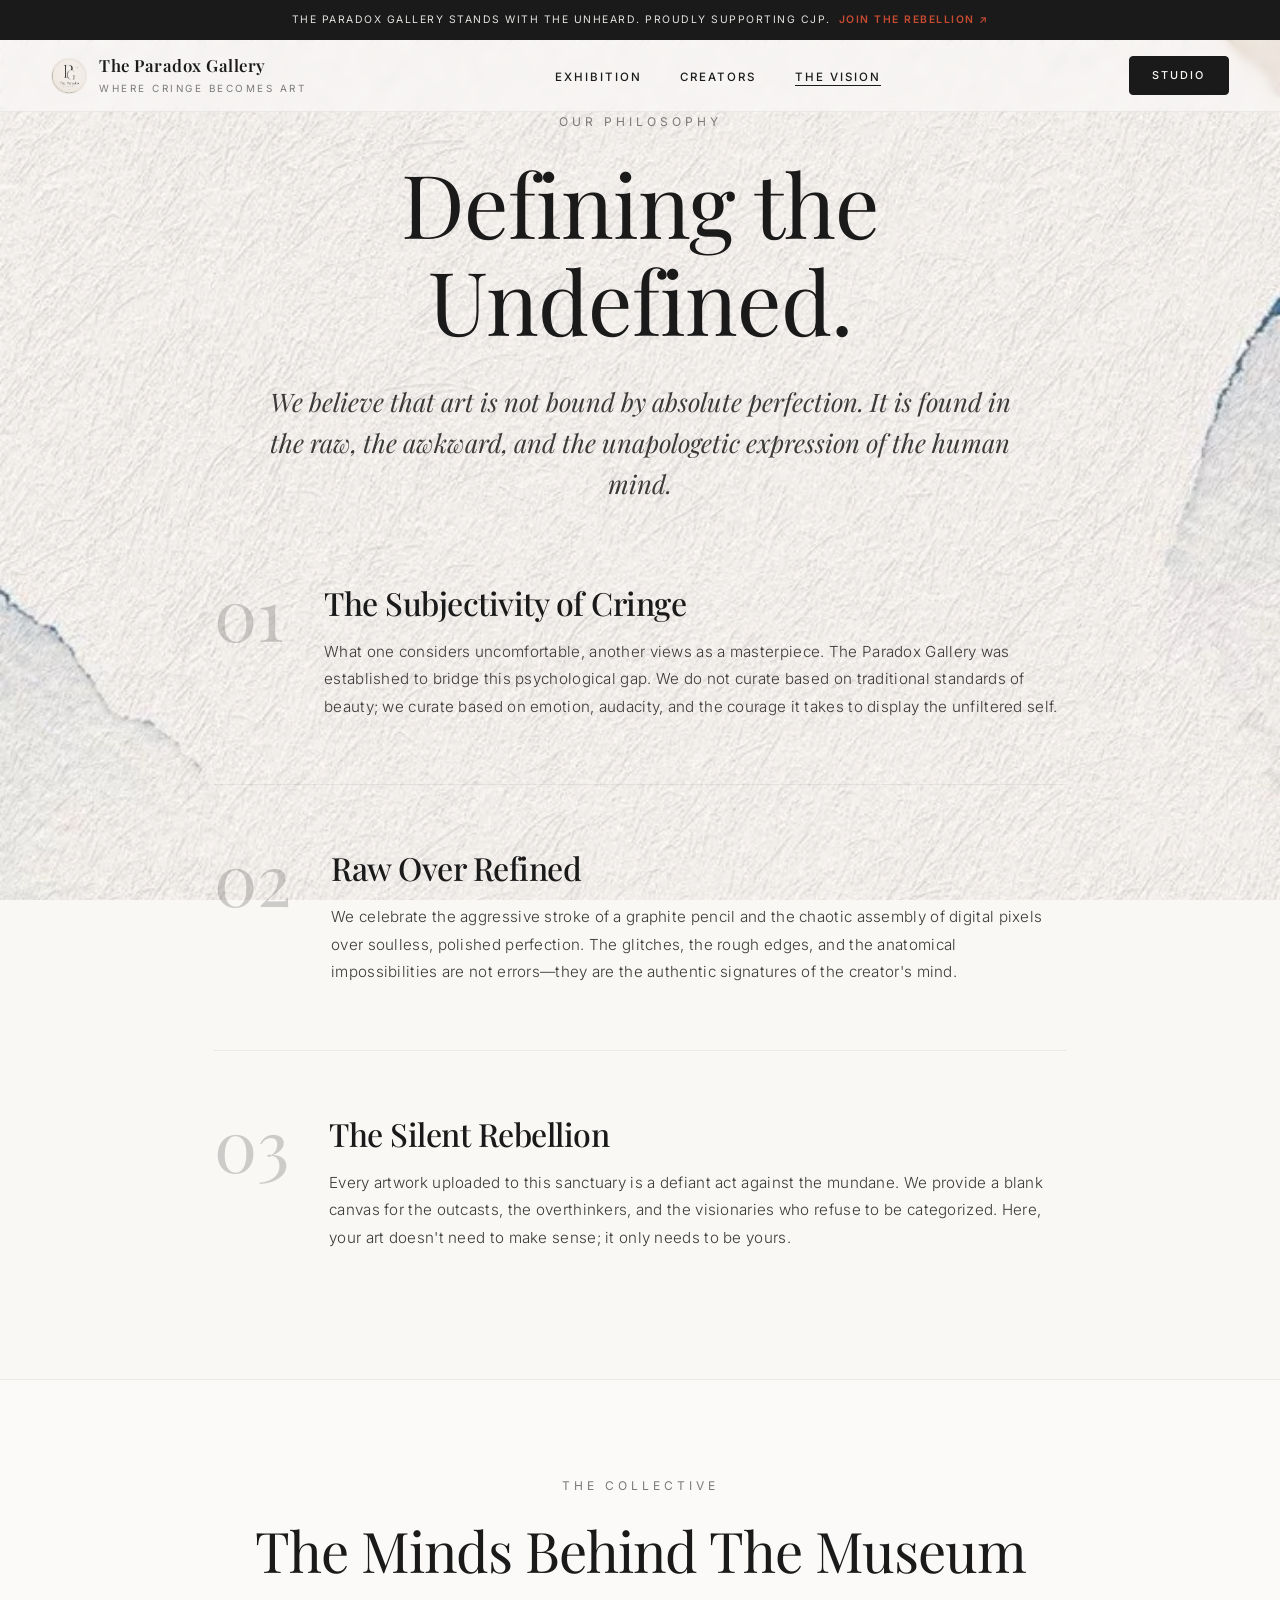
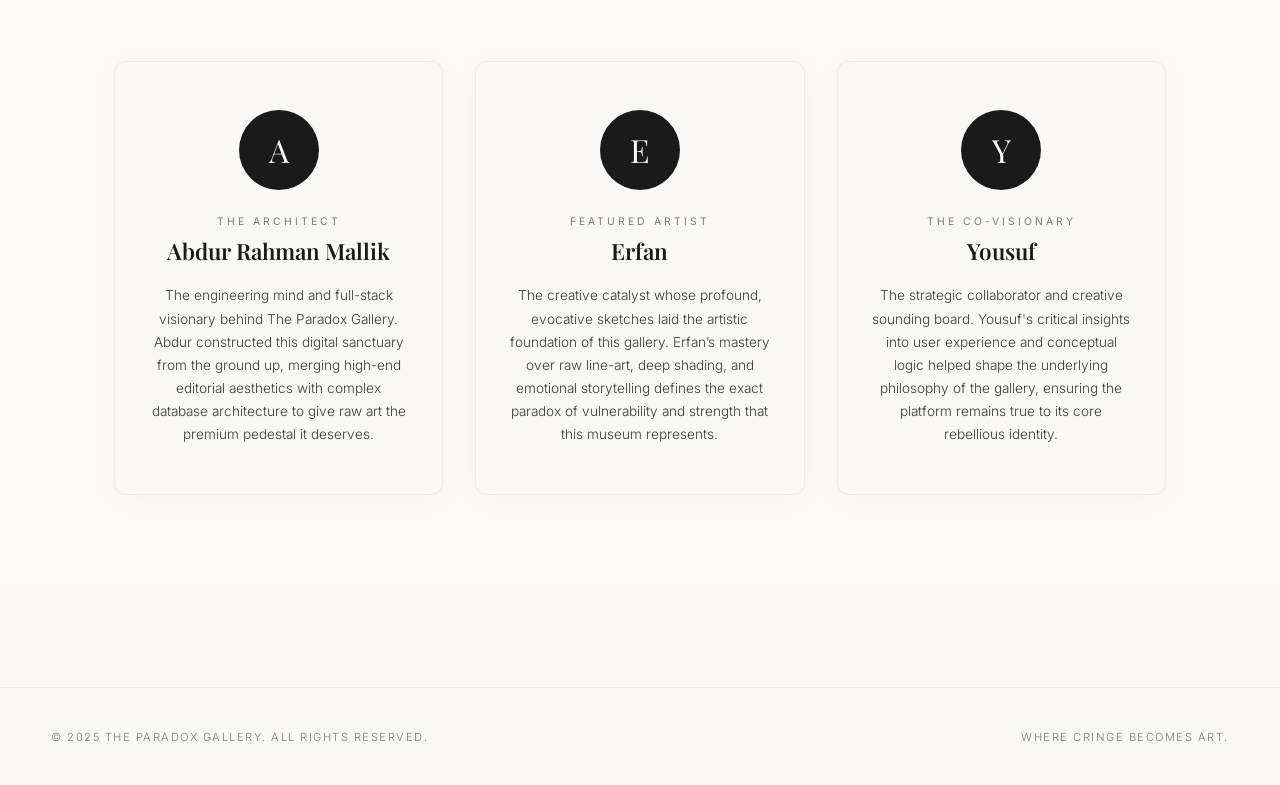
<file: about.html>
<!DOCTYPE html>
<html lang="en">
<head>
    <meta charset="UTF-8" />
    <meta name="viewport" content="width=device-width, initial-scale=1.0, maximum-scale=1.0, user-scalable=no" />
    <meta name="description" content="The Vision and The Collective behind The Paradox Gallery." />
    <title>The Vision — The Paradox Gallery</title>
    
    <link rel="icon" type="image/png" href="assets/favicon.png" />
    
    <link rel="stylesheet" href="css/global.css" />
  <!-- Manifest Link -->
  <link rel="manifest" href="manifest.json" />

    <style>
        /* ----------------------------------------------------------
           EDITORIAL TYPOGRAPHY & ANIMATIONS
           ---------------------------------------------------------- */
        .about-page-wrapper {
            padding-top: calc(var(--nav-height) + 4rem);
            padding-bottom: 6rem;
            overflow: hidden;
        }

        .editorial-header {
            text-align: center;
            max-width: 800px;
            margin: 0 auto 5rem;
            padding: 0 1.5rem;
        }

        .editorial-eyebrow {
            font-family: var(--font-sans);
            font-size: 0.75rem;
            letter-spacing: 4px;
            text-transform: uppercase;
            color: var(--ink-muted);
            margin-bottom: 1.5rem;
            display: block;
        }

        .editorial-title {
            font-family: var(--font-serif);
            font-size: clamp(3rem, 8vw, 5.5rem);
            font-weight: 400;
            line-height: 1.1;
            color: var(--ink);
            letter-spacing: -1px;
            margin-bottom: 2rem;
        }

        .editorial-lead {
            font-family: var(--font-serif);
            font-size: clamp(1.2rem, 3vw, 1.6rem);
            font-style: italic;
            color: var(--ink-light);
            line-height: 1.6;
        }

        /* ----------------------------------------------------------
           THE MANIFESTO SECTION
           ---------------------------------------------------------- */
        .manifesto-container {
            max-width: 900px;
            margin: 0 auto 8rem;
            padding: 0 1.5rem;
        }

        .manifesto-point {
            display: flex;
            align-items: flex-start;
            gap: 2.5rem;
            margin-bottom: 4rem;
            padding-bottom: 4rem;
            border-bottom: 1px solid rgba(0,0,0,0.06);
            opacity: 0;
            transform: translateY(30px);
            transition: opacity 0.8s var(--ease-luxury), transform 0.8s var(--ease-luxury);
        }

        .manifesto-point.visible {
            opacity: 1;
            transform: translateY(0);
        }

        .manifesto-point:last-child {
            border-bottom: none;
            margin-bottom: 0;
            padding-bottom: 0;
        }

        .manifesto-number {
            font-family: var(--font-serif);
            font-size: clamp(3rem, 6vw, 4.5rem);
            font-weight: 400;
            color: var(--ink);
            line-height: 0.8;
            opacity: 0.2;
        }

        .manifesto-content h3 {
            font-family: var(--font-serif);
            font-size: clamp(1.4rem, 3vw, 2rem);
            font-weight: 500;
            margin-bottom: 1rem;
            letter-spacing: -0.5px;
        }

        .manifesto-content p {
            font-family: var(--font-sans);
            font-size: 0.95rem;
            color: var(--ink-light);
            line-height: 1.8;
            letter-spacing: 0.3px;
        }

        /* ----------------------------------------------------------
           THE COLLECTIVE (TEAM) SECTION
           ---------------------------------------------------------- */
        .collective-section {
            background: rgba(255, 255, 255, 0.3);
            border-top: 1px solid rgba(0,0,0,0.06);
            padding: 6rem 0;
        }

        .collective-header {
            text-align: center;
            margin-bottom: 5rem;
        }

        .collective-grid {
            display: grid;
            grid-template-columns: repeat(auto-fit, minmax(300px, 1fr));
            gap: 2rem;
            max-width: 1100px;
            margin: 0 auto;
            padding: 0 1.5rem;
        }

        .profile-card {
            background: var(--canvas);
            border: 1px solid rgba(0,0,0,0.05);
            padding: 3rem 2rem;
            text-align: center;
            border-radius: var(--radius-lg);
            box-shadow: 0 4px 30px rgba(0,0,0,0.03);
            transition: transform 0.4s var(--ease-luxury), box-shadow 0.4s var(--ease-luxury);
            opacity: 0;
            transform: translateY(40px);
            transition: opacity 0.8s var(--ease-luxury), transform 0.8s var(--ease-luxury);
        }

        .profile-card.visible {
            opacity: 1;
            transform: translateY(0);
        }

        .profile-card:hover {
            transform: translateY(-8px);
            box-shadow: var(--shadow-lift);
        }

        .profile-avatar {
            width: 80px;
            height: 80px;
            border-radius: 50%;
            background: #1A1A1A;
            color: #F9F8F5;
            display: flex;
            align-items: center;
            justify-content: center;
            font-family: var(--font-serif);
            font-size: 2rem;
            margin: 0 auto 1.5rem;
        }

        .profile-role {
            font-family: var(--font-sans);
            font-size: 0.65rem;
            letter-spacing: 3px;
            text-transform: uppercase;
            color: var(--ink-muted);
            margin-bottom: 0.5rem;
            display: block;
        }

        .profile-name {
            font-family: var(--font-serif);
            font-size: 1.4rem;
            font-weight: 600;
            margin-bottom: 1.2rem;
            color: var(--ink);
        }

        .profile-bio {
            font-family: var(--font-sans);
            font-size: 0.85rem;
            line-height: 1.7;
            color: var(--ink-light);
        }

        /* Responsive Adjustments */
        @media (max-width: 768px) {
            .manifesto-point {
                flex-direction: column;
                gap: 1.5rem;
            }
            .manifesto-number {
                font-size: 3rem;
            }
        }
    </style>
</head>
<body>

  <div class="cjp-alert-bar">
      <span class="cjp-alert-text">
          <span class="cjp-alert-text-long">The Paradox Gallery stands with the unheard. </span>
          Proudly supporting CJP.
      </span>
      <a href="https://cockroachjantaparty.org/" target="_blank" rel="noopener noreferrer" class="cjp-alert-link">
          JOIN THE REBELLION ↗
      </a>
  </div>



    <nav id="navbar" class="anim-nav-init">
      <div class="nav-brand">
        <img src="assets/logo.png" alt="The Paradox Gallery" class="logo" onerror="this.style.display='none'" />
        <div>
          <span class="nav-brand-text">The Paradox Gallery</span>
          <span class="nav-brand-tagline">Where Cringe Becomes Art</span>
        </div>
      </div>
  
      <ul class="nav-links">
        <li><a href="index.html">Exhibition</a></li>
        <li><a href="creators.html">Creators</a></li>
        <li><a href="about.html" class="active">The Vision</a></li>
      </ul>
  
      <a href="dashboard.html" class="nav-cta desktop-only" id="nav-cta">Studio</a>
      <button class="nav-menu-btn" id="menu-btn" aria-label="Open menu">
        <img src="assets/icon-menu.png" alt="Menu" onerror="this.parentElement.innerHTML='☰'" />
      </button>
    </nav>
  
    <div id="mobile-drawer">
      <div class="drawer-header">
        <span class="nav-brand-text" style="font-family: var(--font-serif);">The Paradox Gallery</span>
        <button class="drawer-close-btn" id="drawer-close" aria-label="Close menu">
          <img src="assets/icon-close.png" alt="Close" onerror="this.parentElement.textContent='×'" />
        </button>
      </div>
      <nav class="drawer-nav">
        <a href="index.html">Exhibition</a>
        <a href="creators.html">Creators</a>
        <a href="about.html">The Vision</a>
        <a href="dashboard.html">Studio</a>
      </nav>
    </div>
    <div id="drawer-overlay"></div>

    <main class="about-page-wrapper">
        
        <header class="editorial-header anim-init">
            <span class="editorial-eyebrow">Our Philosophy</span>
            <h1 class="editorial-title">Defining the Undefined.</h1>
            <p class="editorial-lead">
                We believe that art is not bound by absolute perfection. It is found in the raw, the awkward, and the unapologetic expression of the human mind.
            </p>
        </header>

        <section class="manifesto-container">
            
            <div class="manifesto-point scroll-reveal">
                <span class="manifesto-number">01</span>
                <div class="manifesto-content">
                    <h3>The Subjectivity of Cringe</h3>
                    <p>What one considers uncomfortable, another views as a masterpiece. The Paradox Gallery was established to bridge this psychological gap. We do not curate based on traditional standards of beauty; we curate based on emotion, audacity, and the courage it takes to display the unfiltered self.</p>
                </div>
            </div>

            <div class="manifesto-point scroll-reveal">
                <span class="manifesto-number">02</span>
                <div class="manifesto-content">
                    <h3>Raw Over Refined</h3>
                    <p>We celebrate the aggressive stroke of a graphite pencil and the chaotic assembly of digital pixels over soulless, polished perfection. The glitches, the rough edges, and the anatomical impossibilities are not errors—they are the authentic signatures of the creator's mind.</p>
                </div>
            </div>

            <div class="manifesto-point scroll-reveal">
                <span class="manifesto-number">03</span>
                <div class="manifesto-content">
                    <h3>The Silent Rebellion</h3>
                    <p>Every artwork uploaded to this sanctuary is a defiant act against the mundane. We provide a blank canvas for the outcasts, the overthinkers, and the visionaries who refuse to be categorized. Here, your art doesn't need to make sense; it only needs to be yours.</p>
                </div>
            </div>

        </section>

        <section class="collective-section">
            <div class="collective-header scroll-reveal">
                <span class="editorial-eyebrow">The Collective</span>
                <h2 class="editorial-title" style="font-size: clamp(2rem, 5vw, 3.5rem); margin-bottom: 0;">The Minds Behind The Museum</h2>
            </div>

            <div class="collective-grid">
                
                <article class="profile-card scroll-reveal" style="transition-delay: 0.1s;">
                    <div class="profile-avatar">A</div>
                    <span class="profile-role">The Architect</span>
                    <h3 class="profile-name">Abdur Rahman Mallik</h3>
                    <p class="profile-bio">
                        The engineering mind and full-stack visionary behind The Paradox Gallery. Abdur constructed this digital sanctuary from the ground up, merging high-end editorial aesthetics with complex database architecture to give raw art the premium pedestal it deserves.
                    </p>
                </article>

                <article class="profile-card scroll-reveal" style="transition-delay: 0.2s;">
                    <div class="profile-avatar">E</div>
                    <span class="profile-role">Featured Artist</span>
                    <h3 class="profile-name">Erfan</h3>
                    <p class="profile-bio">
                        The creative catalyst whose profound, evocative sketches laid the artistic foundation of this gallery. Erfan’s mastery over raw line-art, deep shading, and emotional storytelling defines the exact paradox of vulnerability and strength that this museum represents.
                    </p>
                </article>

                <article class="profile-card scroll-reveal" style="transition-delay: 0.3s;">
                    <div class="profile-avatar">Y</div>
                    <span class="profile-role">The Co-Visionary</span>
                    <h3 class="profile-name">Yousuf</h3>
                    <p class="profile-bio">
                        The strategic collaborator and creative sounding board. Yousuf's critical insights into user experience and conceptual logic helped shape the underlying philosophy of the gallery, ensuring the platform remains true to its core rebellious identity.
                    </p>
                </article>

            </div>
        </section>

    </main>

    <footer class="site-footer">
      <p>© 2025 The Paradox Gallery. All rights reserved.</p>
      <p>Where Cringe Becomes Art.</p>
    </footer>

    <script>
        document.addEventListener('DOMContentLoaded', () => {
            // 1. Initial Entrance Animation
            setTimeout(() => {
                const header = document.querySelector('.editorial-header');
                const nav = document.getElementById('navbar');
                if (header) header.classList.add('anim-ready');
                if (nav) nav.classList.add('anim-nav-ready');
            }, 100);

            // 2. Scroll Reveal Animation for Manifesto and Cards
            const observerOptions = {
                root: null,
                rootMargin: '0px',
                threshold: 0.15 // Trigger when 15% of the element is visible
            };

            const observer = new IntersectionObserver((entries, observer) => {
                entries.forEach(entry => {
                    if (entry.isIntersecting) {
                        entry.target.classList.add('visible');
                        observer.unobserve(entry.target); // Animate only once
                    }
                });
            }, observerOptions);

            const revealElements = document.querySelectorAll('.scroll-reveal');
            revealElements.forEach(el => observer.observe(el));

            // 3. Mobile Navigation Menu Toggle Logic
            const menuBtn = document.getElementById('menu-btn');
            const closeBtn = document.getElementById('drawer-close');
            const drawer = document.getElementById('mobile-drawer');
            const overlay = document.getElementById('drawer-overlay');

            function openMenu() {
                drawer.classList.add('open');
                overlay.classList.add('visible');
                document.body.style.overflow = 'hidden'; // Stop background scrolling
            }

            function closeMenu() {
                drawer.classList.remove('open');
                overlay.classList.remove('visible');
                document.body.style.overflow = '';
            }

            if(menuBtn) menuBtn.addEventListener('click', openMenu);
            if(closeBtn) closeBtn.addEventListener('click', closeMenu);
            if(overlay) overlay.addEventListener('click', closeMenu);
        });
    </script>
</body>
</html>
</file>
<file: css/global.css>
/* ==========================================================
   GLOBAL.CSS — The Paradox Gallery Design System
   ========================================================== */

@import url('https://fonts.googleapis.com/css2?family=Playfair+Display:ital,wght@0,400;0,500;0,600;0,700;1,400;1,500&family=Inter:wght@300;400;500;600&display=swap');

/* ----------------------------------------------------------
   CSS CUSTOM PROPERTIES — Design Tokens
   ---------------------------------------------------------- */
:root {
  --canvas: #F9F8F5;
  --ink: #1A1A1A;
  --ink-light: #3a3a3a;
  --ink-muted: #7a7a7a;
  --glass-bg: rgba(255, 255, 255, 0.45);
  --glass-border: 1px solid rgba(0, 0, 0, 0.05);
  --glass-blur: blur(5px);
  --accent: #1A1A1A;
  --accent-hover: #333333;
  --error: #c0392b;
  --success: #27ae60;

  --font-serif: 'Playfair Display', Georgia, serif;
  --font-sans: 'Inter', -apple-system, sans-serif;

  --ease-luxury: cubic-bezier(0.25, 1, 0.5, 1);
  --ease-spring: cubic-bezier(0.34, 1.56, 0.64, 1);

  --nav-height: 72px;
  --radius: 4px;
  --radius-lg: 12px;

  --shadow-soft: 0 2px 20px rgba(0,0,0,0.06);
  --shadow-card: 0 4px 32px rgba(0,0,0,0.08);
  --shadow-lift: 0 12px 48px rgba(0,0,0,0.14);
}

/* ----------------------------------------------------------
   CSS RESET & BASE
   ---------------------------------------------------------- */
*, *::before, *::after {
  box-sizing: border-box;
  margin: 0;
  padding: 0;
}

html {
  font-size: 16px;
  scroll-behavior: smooth;
  -webkit-font-smoothing: antialiased;
  -moz-osx-font-smoothing: grayscale;
}

body {
  background-color: var(--canvas);
  color: var(--ink);
  font-family: var(--font-sans);
  font-weight: 400;
  line-height: 1.6;
  min-height: 100vh;
  overflow-x: hidden;
}

/* ----------------------------------------------------------
   GLOBAL TEXTURE LAYER
   ---------------------------------------------------------- */
body::before {
  content: '';
  position: fixed;
  top: 0;
  left: 0;
  width: 100vw;
  height: 100vh;
  background-image: url('../assets/bg-texture.png');
  background-size: cover;
  background-position: center;
  opacity: 3.5;
  z-index: -1;
  pointer-events: none;
}

/* ----------------------------------------------------------
   TYPOGRAPHY SYSTEM
   ---------------------------------------------------------- */
h1, h2, h3, h4, h5, h6 {
  font-family: var(--font-serif);
  font-weight: 500;
  line-height: 1.2;
  color: var(--ink);
}

h1 { font-size: clamp(2.4rem, 6vw, 5rem); }
h2 { font-size: clamp(1.8rem, 4vw, 3.2rem); }
h3 { font-size: clamp(1.3rem, 3vw, 2rem); }
h4 { font-size: 1.2rem; }

p {
  font-family: var(--font-sans);
  font-weight: 300;
  color: var(--ink-light);
  line-height: 1.8;
}

a {
  color: var(--ink);
  text-decoration: none;
  transition: opacity 0.2s var(--ease-luxury);
}

a:hover { opacity: 0.6; }

label {
  font-family: var(--font-sans);
  font-weight: 500;
  font-size: 0.72rem;
  letter-spacing: 2px;
  text-transform: uppercase;
  color: var(--ink-muted);
}

/* ----------------------------------------------------------
   ENTRANCE ANIMATION CLASSES
   ---------------------------------------------------------- */
.anim-init {
  opacity: 0;
  transform: translateY(40px);
}

.anim-nav-init {
  opacity: 0;
  transform: translateY(-100%);
}

.anim-ready {
  opacity: 1 !important;
  transform: translateY(0) !important;
  transition: opacity 0.6s var(--ease-luxury), transform 0.7s var(--ease-luxury);
}

.anim-nav-ready {
  opacity: 1 !important;
  transform: translateY(0) !important;
  transition: opacity 0.5s var(--ease-luxury), transform 0.6s var(--ease-luxury);
}

/* ----------------------------------------------------------
   GLOBAL NAVIGATION BAR
   ---------------------------------------------------------- */
#navbar {
  position: fixed;
  top: 0;
  left: 0;
  right: 0;
  z-index: 1000;
  height: var(--nav-height);
  background: var(--glass-bg);
  backdrop-filter: var(--glass-blur);
  -webkit-backdrop-filter: var(--glass-blur);
  border-bottom: var(--glass-border);
  display: flex;
  align-items: center;
  justify-content: space-between;
  padding: 0 clamp(1.2rem, 5vw, 3.2rem);
}

.nav-brand {
  display: flex;
  align-items: center;
  gap: 0.75rem;
}

.nav-brand img.logo {
  height: 36px;
  width: auto;
  display: block;
}

.nav-brand-text {
  font-family: var(--font-serif);
  font-size: 1.05rem;
  font-weight: 600;
  letter-spacing: 0.5px;
  color: var(--ink);
  line-height: 1;
}

.nav-brand-tagline {
  font-family: var(--font-sans);
  font-size: 0.62rem;
  letter-spacing: 2.5px;
  color: var(--ink-muted);
  text-transform: uppercase;
  display: block;
  margin-top: 2px;
}

/* Desktop Nav Links */
.nav-links {
  display: flex;
  align-items: center;
  gap: 2.4rem;
  list-style: none;
}

.nav-links a {
  font-family: var(--font-sans);
  font-size: 0.72rem;
  font-weight: 500;
  letter-spacing: 2px;
  text-transform: uppercase;
  color: var(--ink);
  position: relative;
  padding-bottom: 2px;
}

.nav-links a::after {
  content: '';
  position: absolute;
  bottom: 0;
  left: 0;
  width: 0;
  height: 1px;
  background: var(--ink);
  transition: width 0.3s var(--ease-luxury);
}

.nav-links a:hover::after,
.nav-links a.active::after {
  width: 100%;
}

.nav-links a:hover { opacity: 1; }

/* Nav CTA */
.nav-cta {
  font-family: var(--font-sans);
  font-size: 0.68rem;
  font-weight: 500;
  letter-spacing: 2px;
  text-transform: uppercase;
  color: var(--canvas);
  background: var(--ink);
  padding: 0.6rem 1.4rem;
  border: 1px solid var(--ink);
  border-radius: var(--radius);
  transition: background 0.25s var(--ease-luxury), color 0.25s var(--ease-luxury);
  white-space: nowrap;
}

.nav-cta:hover {
  background: transparent;
  color: var(--ink);
  opacity: 1;
}

/* Hamburger Icon */
.nav-menu-btn {
  display: none;
  background: none;
  border: none;
  cursor: pointer;
  padding: 4px;
  width: 40px;
  height: 40px;
  align-items: center;
  justify-content: center;
}

.nav-menu-btn img {
  width: 24px;
  height: 24px;
  filter: brightness(0) drop-shadow(0px 0px 0.8px rgba(0,0,0,0.8));
  transition: opacity 0.2s ease;
}

.nav-menu-btn:hover img { opacity: 0.5; }

/* ----------------------------------------------------------
   MOBILE DRAWER
   ---------------------------------------------------------- */
#mobile-drawer {
  position: fixed;
  top: 0;
  right: 0;
  bottom: 0;
  width: min(85vw, 320px);
  background: var(--canvas);
  border-left: var(--glass-border);
  z-index: 2000;
  padding: 2rem 2.4rem;
  display: flex;
  flex-direction: column;
  gap: 0;
  transform: translateX(100%);
  transition: transform 0.45s var(--ease-luxury);
  box-shadow: -8px 0 40px rgba(0,0,0,0.08);
}

#mobile-drawer.open {
  transform: translateX(0);
}

.drawer-header {
  display: flex;
  align-items: center;
  justify-content: space-between;
  margin-bottom: 3rem;
}

.drawer-close-btn {
  background: none;
  border: none;
  cursor: pointer;
  padding: 4px;
  width: 36px;
  height: 36px;
  display: flex;
  align-items: center;
  justify-content: center;
}

.drawer-close-btn img {
  width: 20px;
  height: 20px;
  filter: brightness(0) drop-shadow(0px 0px 0.8px rgba(0,0,0,0.8));
  transition: opacity 0.2s ease;
}

.drawer-close-btn:hover img { opacity: 0.5; }

.drawer-nav {
  display: flex;
  flex-direction: column;
  gap: 0;
  flex: 1;
}

.drawer-nav a {
  font-family: var(--font-serif);
  font-size: 1.6rem;
  font-weight: 400;
  color: var(--ink);
  padding: 0.9rem 0;
  border-bottom: 1px solid rgba(0,0,0,0.06);
  transition: opacity 0.2s ease, transform 0.2s ease;
  display: block;
}

.drawer-nav a:hover {
  opacity: 0.5;
  transform: translateX(4px);
}

.drawer-footer {
  margin-top: 2rem;
}

.drawer-footer .nav-cta {
  display: inline-block;
  width: 100%;
  text-align: center;
  padding: 0.9rem;
}

/* Drawer Overlay */
#drawer-overlay {
  position: fixed;
  inset: 0;
  background: rgba(0,0,0,0.35);
  z-index: 1999;
  opacity: 0;
  pointer-events: none;
  transition: opacity 0.4s var(--ease-luxury);
}

#drawer-overlay.visible {
  opacity: 1;
  pointer-events: all;
}

/* ----------------------------------------------------------
   PAGE LAYOUT WRAPPER
   ---------------------------------------------------------- */
.page-wrapper {
  padding-top: var(--nav-height);
  min-height: 100vh;
}

.container {
  width: 100%;
  max-width: 1280px;
  margin: 0 auto;
  padding: 0 clamp(1.2rem, 5vw, 3.2rem);
}

/* ----------------------------------------------------------
   UTILITY CLASSES
   ---------------------------------------------------------- */
.serif { font-family: var(--font-serif); }
.sans { font-family: var(--font-sans); }

.text-muted {
  color: var(--ink-muted);
  font-size: 0.75rem;
  letter-spacing: 1.5px;
  text-transform: uppercase;
}

.divider {
  width: 48px;
  height: 1px;
  background: var(--ink);
  margin: 1.5rem 0;
}

/* Buttons */
.btn-primary {
  display: inline-flex;
  align-items: center;
  justify-content: center;
  gap: 0.5rem;
  font-family: var(--font-sans);
  font-size: 0.72rem;
  font-weight: 500;
  letter-spacing: 2px;
  text-transform: uppercase;
  color: var(--canvas);
  background: var(--ink);
  border: 1px solid var(--ink);
  padding: 0.85rem 2rem;
  border-radius: var(--radius);
  cursor: pointer;
  transition: all 0.25s var(--ease-luxury);
  text-decoration: none;
}

.btn-primary:hover {
  background: transparent;
  color: var(--ink);
  opacity: 1;
}

.btn-secondary {
  display: inline-flex;
  align-items: center;
  justify-content: center;
  gap: 0.5rem;
  font-family: var(--font-sans);
  font-size: 0.72rem;
  font-weight: 500;
  letter-spacing: 2px;
  text-transform: uppercase;
  color: var(--ink);
  background: transparent;
  border: 1px solid var(--ink);
  padding: 0.85rem 2rem;
  border-radius: var(--radius);
  cursor: pointer;
  transition: all 0.25s var(--ease-luxury);
  text-decoration: none;
}

.btn-secondary:hover {
  background: var(--ink);
  color: var(--canvas);
  opacity: 1;
}

/* ----------------------------------------------------------
   GLOBAL FOOTER
   ---------------------------------------------------------- */
.site-footer {
  border-top: 1px solid rgba(0,0,0,0.08);
  padding: 2.4rem clamp(1.2rem, 5vw, 3.2rem);
  display: flex;
  align-items: center;
  justify-content: space-between;
  flex-wrap: wrap;
  gap: 1rem;
}

.site-footer p {
  font-size: 0.7rem;
  letter-spacing: 1.5px;
  text-transform: uppercase;
  color: var(--ink-muted);
}

/* ----------------------------------------------------------
   TOAST NOTIFICATIONS
   ---------------------------------------------------------- */
#toast-container {
  position: fixed;
  bottom: 2rem;
  right: 2rem;
  z-index: 9999;
  display: flex;
  flex-direction: column;
  gap: 0.75rem;
  pointer-events: none;
}

.toast {
  background: var(--ink);
  color: var(--canvas);
  font-family: var(--font-sans);
  font-size: 0.72rem;
  font-weight: 400;
  letter-spacing: 1px;
  padding: 0.85rem 1.4rem;
  border-radius: var(--radius);
  opacity: 0;
  transform: translateY(12px);
  animation: toastIn 0.35s var(--ease-luxury) forwards, toastOut 0.35s var(--ease-luxury) 2.7s forwards;
  pointer-events: none;
  max-width: 300px;
}

.toast.toast-error {
  background: var(--error);
}

.toast.toast-success {
  background: var(--success);
}

@keyframes toastIn {
  to { opacity: 1; transform: translateY(0); }
}

@keyframes toastOut {
  to { opacity: 0; transform: translateY(12px); }
}

/* ----------------------------------------------------------
   LOADING SPINNER
   ---------------------------------------------------------- */
.spinner {
  display: inline-block;
  width: 18px;
  height: 18px;
  border: 2px solid rgba(255,255,255,0.3);
  border-top-color: currentColor;
  border-radius: 50%;
  animation: spin 0.7s linear infinite;
}

.spinner.dark {
  border: 2px solid rgba(0,0,0,0.1);
  border-top-color: var(--ink);
}

@keyframes spin {
  to { transform: rotate(360deg); }
}

/* ----------------------------------------------------------
   RESPONSIVE: MOBILE BREAKPOINT
   ---------------------------------------------------------- */
@media (max-width: 768px) {
  .nav-links { display: none; }
  .nav-cta.desktop-only { display: none; }
  .nav-menu-btn { display: flex; }
}

@media (min-width: 769px) {
  #mobile-drawer { display: none !important; }
  #drawer-overlay { display: none !important; }
}
/* ==========================================================
   CJP SOLIDARITY ALERT BAR (Top Banner)
   ========================================================== */
.cjp-alert-bar {
    position: fixed;
    top: 0;
    left: 0;
    width: 100%;
    height: 40px;
    background-color: var(--ink); /* Dark black/brown */
    color: var(--canvas); /* Cream color for text */
    display: flex;
    align-items: center;
    justify-content: center;
    font-family: var(--font-sans);
    font-size: 0.65rem;
    letter-spacing: 1.5px;
    text-transform: uppercase;
    z-index: 2000;
    padding: 0 1rem;
}

.cjp-alert-text {
    opacity: 0.9;
}

.cjp-alert-link {
    color: #C84B31; /* CJP Signature Rust Orange Color */
    font-weight: 600;
    margin-left: 8px;
    text-decoration: none;
    transition: opacity 0.2s var(--ease-luxury);
    display: inline-flex;
    align-items: center;
    gap: 4px;
}

.cjp-alert-link:hover {
    opacity: 0.7;
    text-decoration: underline;
    text-underline-offset: 3px;
}

/* Shift existing fixed elements down by 40px to make room for the bar */
#navbar {
    top: 40px !important;
}

#mobile-drawer {
    top: 40px !important;
}

.page-wrapper, .about-page-wrapper {
    padding-top: calc(var(--nav-height) + 40px) !important;
}

/* Mobile responsive text adjustments */
@media (max-width: 640px) {
    .cjp-alert-bar {
        font-size: 0.55rem;
        letter-spacing: 1px;
    }
    .cjp-alert-text-long {
        display: none; /* Hide longer text on small screens */
    }
}
/* ==========================================================
   THE PARADOX AI - PREMIUM GLASS MODAL & ROTATING FAB
   ========================================================== */

/* Floating Button Container (Bottom Left) */
.ai-fab-container {
    position: fixed;
    bottom: 20px;  /* Screen ke ekdum neeche */
    right: 20px;    /* Ekdum strictly left corner mein */
    width: 100px;
    height: 100px;
    z-index: 9998;
    display: flex;
    align-items: center;
    justify-content: center;
}


/* Rotating Circular Text */
.ai-rotating-text {
    position: absolute;
    width: 100%;
    height: 100%;
    animation: rotateText 15s linear infinite;
    pointer-events: none; /* Taki click button par hi ho */
}

.ai-rotating-text text {
    font-family: var(--font-sans), sans-serif;
    font-size: 11px;
    font-weight: 600;
    fill: #1A1A1A; /* Text color */
    letter-spacing: 2px;
}

@keyframes rotateText {
    0% { transform: rotate(0deg); }
    100% { transform: rotate(360deg); }
}

/* Floating Action Button with Breathing Animation */
.ai-floating-btn {
    position: absolute;
    width: 65px;
    height: 65px;
    border-radius: 50%;
    background: #F9F8F5;
    border: 2px solid #C84B31; /* Subtle orange ring */
    box-shadow: 0 8px 20px rgba(0,0,0,0.2);
    cursor: pointer;
    display: flex;
    align-items: center;
    justify-content: center;
    overflow: hidden;
    transition: transform 0.3s;
}

.ai-floating-btn img {
    width: 100%;
    height: 100%;
    object-fit: cover;
}

.ai-floating-btn:hover {
    transform: scale(1.1);
    animation-play-state: paused;
}

@keyframes floatBreathing {
    0% { transform: translateY(0px); box-shadow: 0 8px 20px rgba(0,0,0,0.2); }
    50% { transform: translateY(-8px); box-shadow: 0 12px 25px rgba(200, 75, 49, 0.3); }
    100% { transform: translateY(0px); box-shadow: 0 8px 20px rgba(0,0,0,0.2); }
}

/* Overlay */
#ai-modal-overlay {
    position: fixed;
    inset: 0;
    background: rgba(0, 0, 0, 0.3);
    z-index: 9999;
    opacity: 0;
    pointer-events: none;
    transition: opacity 0.3s ease;
}

#ai-modal-overlay.active {
    opacity: 1;
    pointer-events: all;
}

/* Premium Glass Modal */
.ai-glass-modal {
    position: fixed;
    bottom: 120px;
    left: 25px; /* Aligned with FAB */
    width: 380px;
    max-width: calc(100vw - 50px);
    height: 600px;
    max-height: 75vh; /* Prevents desktop breaking/squishing */
    background: rgba(249, 248, 245, 0.85); /* Frosted Cream */
    backdrop-filter: blur(5px);
    -webkit-backdrop-filter: blur(5px);
    border: 1px solid rgba(255, 255, 255, 0.4);
    border-radius: 20px;
    box-shadow: 0 20px 40px rgba(0,0,0,0.15);
    z-index: 10000;
    display: flex;
    flex-direction: column;
    
    /* Animation initial state */
    opacity: 0;
    transform: translateY(20px) scale(0.95);
    pointer-events: none;
    transition: all 0.4s cubic-bezier(0.175, 0.885, 0.32, 1.275);
}

.ai-glass-modal.active {
    opacity: 1;
    transform: translateY(0) scale(1);
    pointer-events: all;
}

/* Modal Header */
.ai-modal-header {
    padding: 18px 20px;
    display: flex;
    justify-content: space-between;
    align-items: center;
    border-bottom: 1px solid rgba(0,0,0,0.08);
}

.ai-brand-header {
    display: flex;
    align-items: center;
    gap: 12px;
}

.ai-header-logo {
    width: 40px;
    height: 40px;
    border-radius: 50%;
    border: 1px solid rgba(0,0,0,0.1);
}

.ai-close-btn {
    background: none;
    border: none;
    font-size: 1.8rem;
    color: #1A1A1A;
    cursor: pointer;
    transition: opacity 0.2s;
}

.ai-close-btn:hover { opacity: 0.5; }

/* Chat Box */
.ai-chat-box {
    flex: 1;
    padding: 20px;
    overflow-y: auto;
    display: flex;
    flex-direction: column;
    gap: 20px;
}

.ai-message-wrapper {
    display: flex;
    flex-direction: column;
    max-width: 88%;
    position: relative;
}

.ai-message-wrapper.wrapper-user { align-self: flex-end; align-items: flex-end; }
.ai-message-wrapper.wrapper-ai { align-self: flex-start; align-items: flex-start; }

.ai-message-sender {
    font-family: var(--font-sans);
    font-size: 0.65rem;
    letter-spacing: 1px;
    text-transform: uppercase;
    color: #666666;
    margin-bottom: 5px;
}

.ai-message {
    padding: 12px 16px;
    font-family: var(--font-sans);
    font-size: 0.9rem;
    line-height: 1.5;
    border-radius: 12px;
}

.msg-user {
    background: #1A1A1A;
    color: #F9F8F5;
    border-bottom-right-radius: 4px;
}

.msg-ai {
    background: rgba(255, 255, 255, 0.9);
    color: #1A1A1A;
    border: 1px solid rgba(0,0,0,0.06);
    border-bottom-left-radius: 4px;
    box-shadow: 0 4px 10px rgba(0,0,0,0.04);
}

/* Copy Button Hover Effect */
.ai-copy-btn {
    position: absolute;
    bottom: -22px;
    left: 5px;
    background: #1A1A1A;
    color: #F9F8F5;
    font-size: 0.6rem;
    font-family: var(--font-sans);
    padding: 3px 8px;
    border-radius: 4px;
    border: none;
    cursor: pointer;
    opacity: 0;
    transform: translateY(-5px);
    transition: all 0.2s ease;
    pointer-events: none;
}

.ai-message-wrapper.wrapper-ai:hover .ai-copy-btn {
    opacity: 1;
    transform: translateY(0);
    pointer-events: all;
}

/* Input Area Fixed at Bottom */
.ai-input-area {
    padding: 15px;
    background: rgba(255, 255, 255, 0.5);
    border-top: 1px solid rgba(0,0,0,0.05);
    display: flex;
    gap: 10px;
    align-items: center;
}

#ai-chat-input {
    flex: 1;
    padding: 12px 15px;
    border: 1px solid rgba(0,0,0,0.1);
    border-radius: 20px;
    background: #ffffff;
    font-size: 0.9rem;
    font-family: var(--font-sans);
    transition: 0.3s ease;
}

#ai-chat-input:focus {
    outline: none;
    border-color: #C84B31;
    box-shadow: 0 0 0 2px rgba(200, 75, 49, 0.1);
}

#ai-send-btn {
    width: 42px;
    height: 42px;
    border: none;
    border-radius: 50%;
    background: #1A1A1A;
    color: #ffffff;
    display: flex;
    align-items: center;
    justify-content: center;
    cursor: pointer;
    transition: 0.3s;
}

#ai-send-btn:hover:not(:disabled) {
    background: #C84B31;
    transform: scale(1.05);
}

#ai-chat-input:disabled, #ai-send-btn:disabled {
    opacity: 0.5;
    cursor: not-allowed;
}

/* Mobile Responsiveness */
@media (max-width: 480px) {
    .ai-glass-modal {
        left: 50%;
        transform: translate(-50%, 20px) scale(0.95);
        bottom: 100px;
        width: 90vw;
    }
    .ai-glass-modal.active {
        transform: translate(-50%, 0) scale(1);
    }
}
</file>
